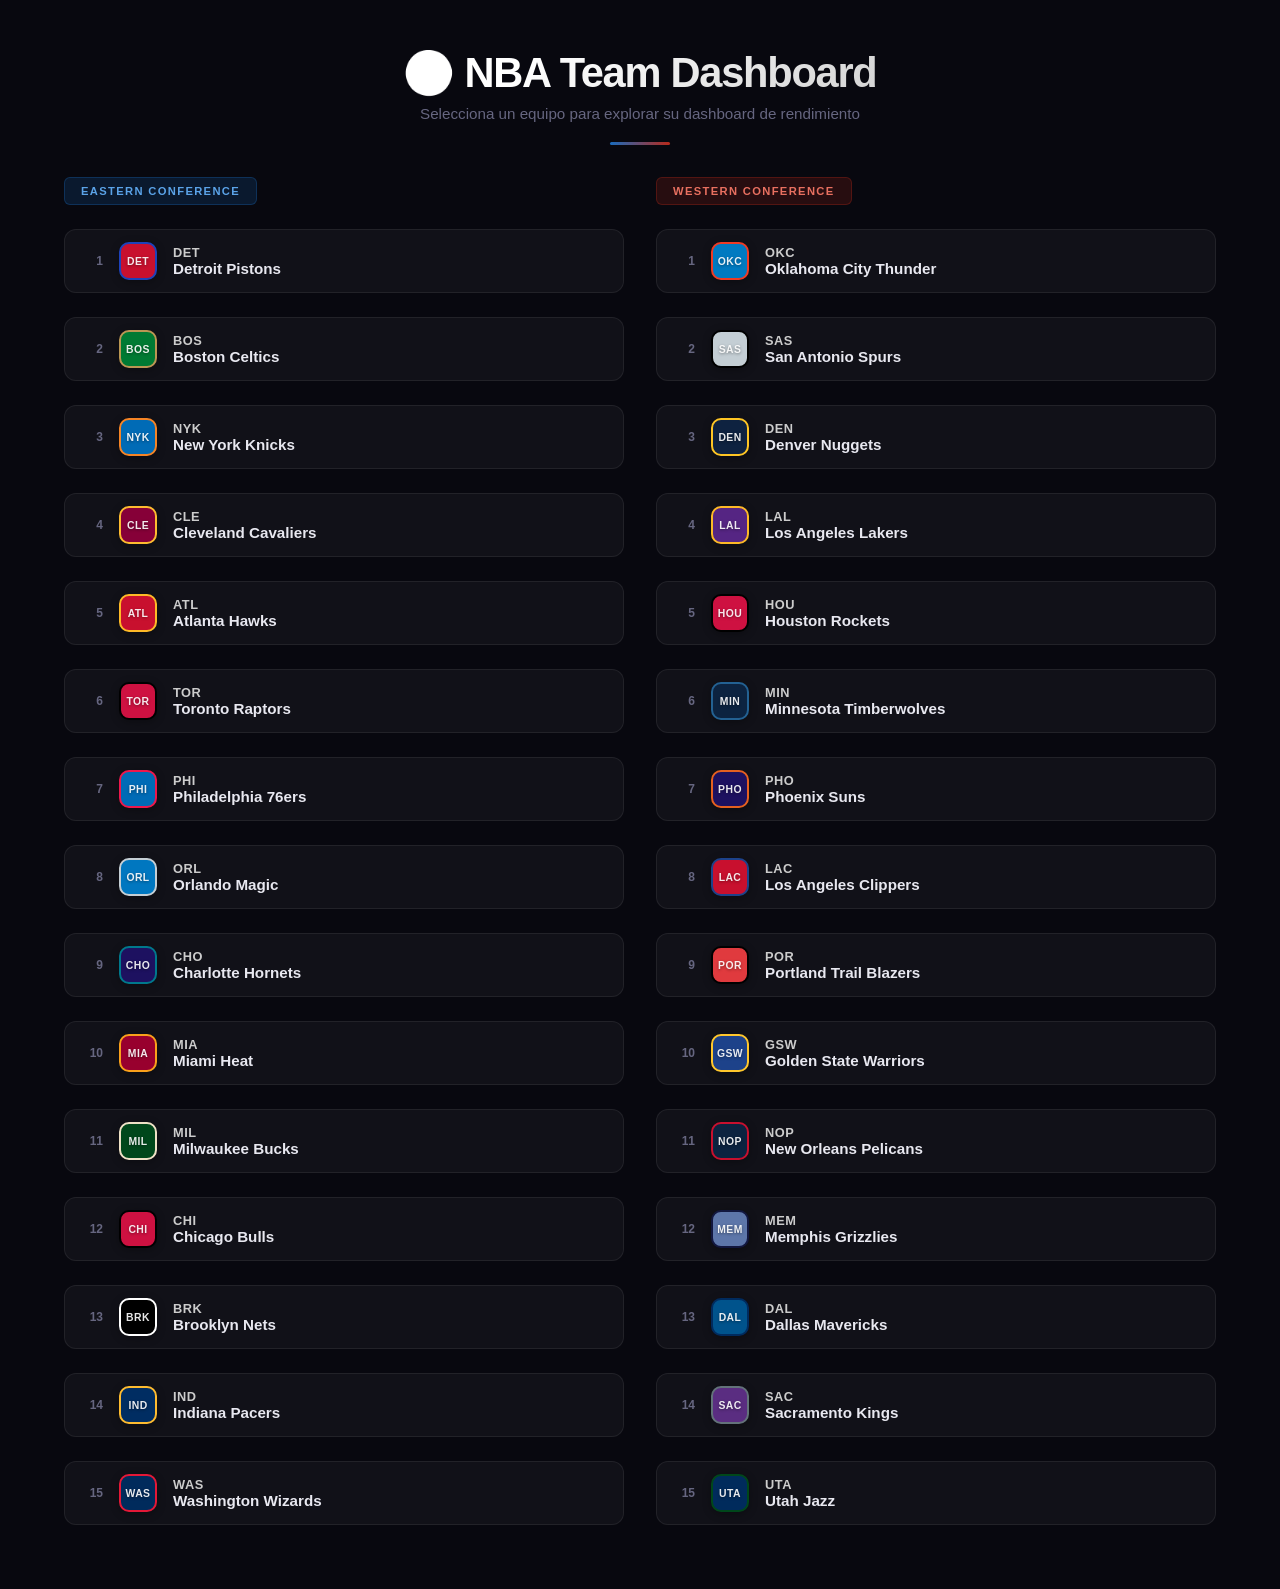
<file: index.html>
<!DOCTYPE html>
<html lang="es">
<head>
  <meta charset="UTF-8">
  <meta name="viewport" content="width=device-width, initial-scale=1.0">
  <title>NBA Team Dashboard</title>
  <style>
    *, *::before, *::after { box-sizing: border-box; margin: 0; padding: 0; }

    :root {
      --bg:        #08080f;
      --bg-card:   #111118;
      --bg-hover:  #1a1a26;
      --border:    rgba(255,255,255,.07);
      --text:      #e8e8f0;
      --muted:     #666680;
      --east:      #1a6bbd;
      --west:      #b8291a;
      --radius:    12px;
    }

    html, body {
      height: 100%;
      background: var(--bg);
      color: var(--text);
      font-family: -apple-system, BlinkMacSystemFont, "Segoe UI", sans-serif;
      -webkit-font-smoothing: antialiased;
    }

    /* ── Header ─────────────────────────────────────────────────── */
    .header {
      text-align: center;
      padding: 3rem 1.5rem 2rem;
      position: relative;
    }
    .header::after {
      content: "";
      display: block;
      width: 60px;
      height: 3px;
      background: linear-gradient(90deg, var(--east), var(--west));
      margin: 1.25rem auto 0;
      border-radius: 2px;
    }
    .header h1 {
      font-size: clamp(1.6rem, 4vw, 2.6rem);
      font-weight: 800;
      letter-spacing: -.03em;
      background: linear-gradient(135deg, #fff 40%, #aaa);
      -webkit-background-clip: text;
      -webkit-text-fill-color: transparent;
      background-clip: text;
    }
    .header p {
      margin-top: .5rem;
      color: var(--muted);
      font-size: .95rem;
    }

    /* ── Layout principal ────────────────────────────────────────── */
    .conferences {
      display: grid;
      grid-template-columns: 1fr 1fr;
      gap: 2rem;
      max-width: 1200px;
      margin: 0 auto;
      padding: 0 1.5rem 4rem;
    }
    @media (max-width: 768px) {
      .conferences { grid-template-columns: 1fr; }
    }

    /* ── Conferencia ─────────────────────────────────────────────── */
    .conference-block { display: flex; flex-direction: column; gap: 1.5rem; }

    .conf-title {
      font-size: .7rem;
      font-weight: 700;
      letter-spacing: .12em;
      text-transform: uppercase;
      padding: .45rem 1rem;
      border-radius: 6px;
      display: inline-flex;
      align-items: center;
      gap: .5rem;
      width: fit-content;
    }
    .conf-title.east { background: rgba(26,107,189,.18); color: #5ba3e8; border: 1px solid rgba(26,107,189,.3); }
    .conf-title.west { background: rgba(184,41,26,.18);  color: #e87060; border: 1px solid rgba(184,41,26,.3); }

    /* ── Rank badge ─────────────────────────────────────────────── */
    .team-rank {
      position: relative;
      z-index: 1;
      font-size: .75rem;
      font-weight: 700;
      color: var(--muted);
      min-width: 22px;
      text-align: right;
      flex-shrink: 0;
    }

    /* ── Team card ───────────────────────────────────────────────── */
    .team-card {
      display: flex;
      align-items: center;
      gap: 1rem;
      padding: .75rem 1rem;
      border-radius: var(--radius);
      border: 1px solid var(--border);
      background: var(--bg-card);
      cursor: pointer;
      text-decoration: none;
      color: inherit;
      transition: transform .15s, border-color .15s, background .15s, box-shadow .15s;
      position: relative;
      overflow: hidden;
    }
    .team-card::before {
      content: "";
      position: absolute;
      inset: 0;
      background: var(--c1, #333);
      opacity: 0;
      transition: opacity .15s;
    }
    .team-card:hover { transform: translateY(-2px); box-shadow: 0 8px 24px rgba(0,0,0,.4); }
    .team-card:hover::before { opacity: .08; }
    .team-card:hover { border-color: var(--c1, #555); }

    /* Color swatch */
    .team-swatch {
      width: 38px;
      height: 38px;
      border-radius: 10px;
      background: var(--c1, #333);
      flex-shrink: 0;
      display: flex;
      align-items: center;
      justify-content: center;
      font-size: .65rem;
      font-weight: 800;
      letter-spacing: .04em;
      color: rgba(255,255,255,.9);
      text-shadow: 0 1px 3px rgba(0,0,0,.4);
      border: 2px solid var(--c2, transparent);
      box-shadow: 0 2px 8px rgba(0,0,0,.3);
      position: relative;
      z-index: 1;
    }

    .team-info { position: relative; z-index: 1; flex: 1; min-width: 0; }
    .team-abbr { font-size: .8rem; font-weight: 700; letter-spacing: .04em; color: #ccc; }
    .team-name { font-size: .95rem; font-weight: 600; white-space: nowrap; overflow: hidden; text-overflow: ellipsis; }

    .team-arrow {
      position: relative;
      z-index: 1;
      font-size: .75rem;
      color: var(--muted);
      opacity: 0;
      transform: translateX(-4px);
      transition: opacity .15s, transform .15s;
    }
    .team-card:hover .team-arrow { opacity: 1; transform: translateX(0); }

    /* Badge "sin datos" */
    .badge-no-data {
      font-size: .6rem;
      font-weight: 600;
      letter-spacing: .06em;
      text-transform: uppercase;
      padding: .15rem .45rem;
      border-radius: 4px;
      background: rgba(255,255,255,.06);
      color: var(--muted);
      position: relative;
      z-index: 1;
    }

    /* ── Footer ──────────────────────────────────────────────────── */
    .footer {
      text-align: center;
      padding: 1.5rem;
      color: var(--muted);
      font-size: .8rem;
      border-top: 1px solid var(--border);
    }
    .footer code {
      background: rgba(255,255,255,.06);
      padding: .15rem .4rem;
      border-radius: 4px;
      font-size: .75rem;
    }
  </style>
</head>
<body>

  <header class="header">
    <h1>🏀 NBA Team Dashboard</h1>
    <p>Selecciona un equipo para explorar su dashboard de rendimiento</p>
  </header>

  <main class="conferences" id="root"></main>

  <script>
    /* ── Datos de los 30 equipos ───────────────────────────────── */
    const CONFERENCES = [
      {
        name: "Eastern Conference",
        cls: "east",
        divisions: [
          {
            name: "Atlantic",
            teams: [
              { abbr: "BOS", name: "Boston Celtics",        c1: "#007A33", c2: "#BA9653" },
              { abbr: "BRK", name: "Brooklyn Nets",          c1: "#000000", c2: "#FFFFFF" },
              { abbr: "NYK", name: "New York Knicks",        c1: "#006BB6", c2: "#F58426" },
              { abbr: "PHI", name: "Philadelphia 76ers",     c1: "#006BB6", c2: "#ED174C" },
              { abbr: "TOR", name: "Toronto Raptors",        c1: "#CE1141", c2: "#000000" },
            ]
          },
          {
            name: "Central",
            teams: [
              { abbr: "CHI", name: "Chicago Bulls",          c1: "#CE1141", c2: "#000000" },
              { abbr: "CLE", name: "Cleveland Cavaliers",    c1: "#860038", c2: "#FDBB30" },
              { abbr: "DET", name: "Detroit Pistons",        c1: "#C8102E", c2: "#1D42BA" },
              { abbr: "IND", name: "Indiana Pacers",         c1: "#002D62", c2: "#FDBB30" },
              { abbr: "MIL", name: "Milwaukee Bucks",        c1: "#00471B", c2: "#EEE1C6" },
            ]
          },
          {
            name: "Southeast",
            teams: [
              { abbr: "ATL", name: "Atlanta Hawks",          c1: "#C8102E", c2: "#FDB927" },
              { abbr: "CHO", name: "Charlotte Hornets",      c1: "#1D1160", c2: "#00788C" },
              { abbr: "MIA", name: "Miami Heat",             c1: "#98002E", c2: "#F9A01B" },
              { abbr: "ORL", name: "Orlando Magic",          c1: "#0077C0", c2: "#C4CED4" },
              { abbr: "WAS", name: "Washington Wizards",     c1: "#002B5C", c2: "#E31837" },
            ]
          },
        ]
      },
      {
        name: "Western Conference",
        cls: "west",
        divisions: [
          {
            name: "Northwest",
            teams: [
              { abbr: "DEN", name: "Denver Nuggets",         c1: "#0E2240", c2: "#FEC524" },
              { abbr: "MIN", name: "Minnesota Timberwolves", c1: "#0C2340", c2: "#236192" },
              { abbr: "OKC", name: "Oklahoma City Thunder",  c1: "#007AC1", c2: "#EF3B24" },
              { abbr: "POR", name: "Portland Trail Blazers", c1: "#E03A3E", c2: "#000000" },
              { abbr: "UTA", name: "Utah Jazz",              c1: "#002B5C", c2: "#00471B" },
            ]
          },
          {
            name: "Pacific",
            teams: [
              { abbr: "GSW", name: "Golden State Warriors",  c1: "#1D428A", c2: "#FFC72C" },
              { abbr: "LAC", name: "Los Angeles Clippers",   c1: "#C8102E", c2: "#1D428A" },
              { abbr: "LAL", name: "Los Angeles Lakers",     c1: "#552583", c2: "#FDB927" },
              { abbr: "PHO", name: "Phoenix Suns",           c1: "#1D1160", c2: "#E56020" },
              { abbr: "SAC", name: "Sacramento Kings",       c1: "#5A2D81", c2: "#63727A" },
            ]
          },
          {
            name: "Southwest",
            teams: [
              { abbr: "DAL", name: "Dallas Mavericks",       c1: "#00538C", c2: "#002B5E" },
              { abbr: "HOU", name: "Houston Rockets",        c1: "#CE1141", c2: "#000000" },
              { abbr: "MEM", name: "Memphis Grizzlies",      c1: "#5D76A9", c2: "#12173F" },
              { abbr: "NOP", name: "New Orleans Pelicans",   c1: "#0C2340", c2: "#C8102E" },
              { abbr: "SAS", name: "San Antonio Spurs",      c1: "#C4CED4", c2: "#000000" },
            ]
          },
        ]
      }
    ];

    /* ── Detectar qué equipos tienen datos ──────────────────────── */
    // Intenta cargar el script de datos de cada equipo para saber si existe.
    // Como JS no puede leer el FS directamente, usamos una lista estática
    // que se actualiza desde Python (o puedes editar TEAMS_WITH_DATA manualmente).
    // Para auto-detección real, el servidor necesita un endpoint.
    const TEAMS_WITH_DATA = window.__TEAMS_WITH_DATA__ || [];  // inyectado por csv_to_data_js.py

    /* ── Render ─────────────────────────────────────────────────── */
    /* ── Posición actual en conferencia (temporada más reciente) ── */
    const CURRENT_STANDINGS = {
      // East
      DET: 1, BOS: 2, NYK: 3, CLE: 4, ATL: 5, TOR: 6,
      PHI: 7, ORL: 8, CHO: 9, MIA: 10, MIL: 11, CHI: 12, BRK: 13, IND: 14, WAS: 15,
      // West
      OKC: 1, SAS: 2, DEN: 3, LAL: 4, HOU: 5, MIN: 6,
      PHO: 7, LAC: 8, POR: 9, GSW: 10, NOP: 11, MEM: 12, DAL: 13, SAC: 14, UTA: 15,
    };

    function cardHTML(team, rank) {
      const href = `dashboard.html?team=${team.abbr}`;
      return `
        <a class="team-card" href="${href}"
           style="--c1:${team.c1};--c2:${team.c2}">
          <div class="team-rank">${rank}</div>
          <div class="team-swatch" style="background:${team.c1};border-color:${team.c2}">
            ${team.abbr}
          </div>
          <div class="team-info">
            <div class="team-abbr">${team.abbr}</div>
            <div class="team-name">${team.name}</div>
          </div>
          <span class="team-arrow">→</span>
        </a>`;
    }

    function render() {
      const root = document.getElementById("root");
      root.innerHTML = CONFERENCES.map(conf => {
        const allTeams = conf.divisions.flatMap(d => d.teams);
        const sorted   = [...allTeams].sort(
          (a, b) => (CURRENT_STANDINGS[a.abbr] || 99) - (CURRENT_STANDINGS[b.abbr] || 99)
        );
        return `
          <div class="conference-block">
            <span class="conf-title ${conf.cls}">${conf.name}</span>
            ${sorted.map(t => cardHTML(t, CURRENT_STANDINGS[t.abbr] || "–")).join("")}
          </div>`;
      }).join("");
    }

    render();
  </script>
</body>
</html>
</file>
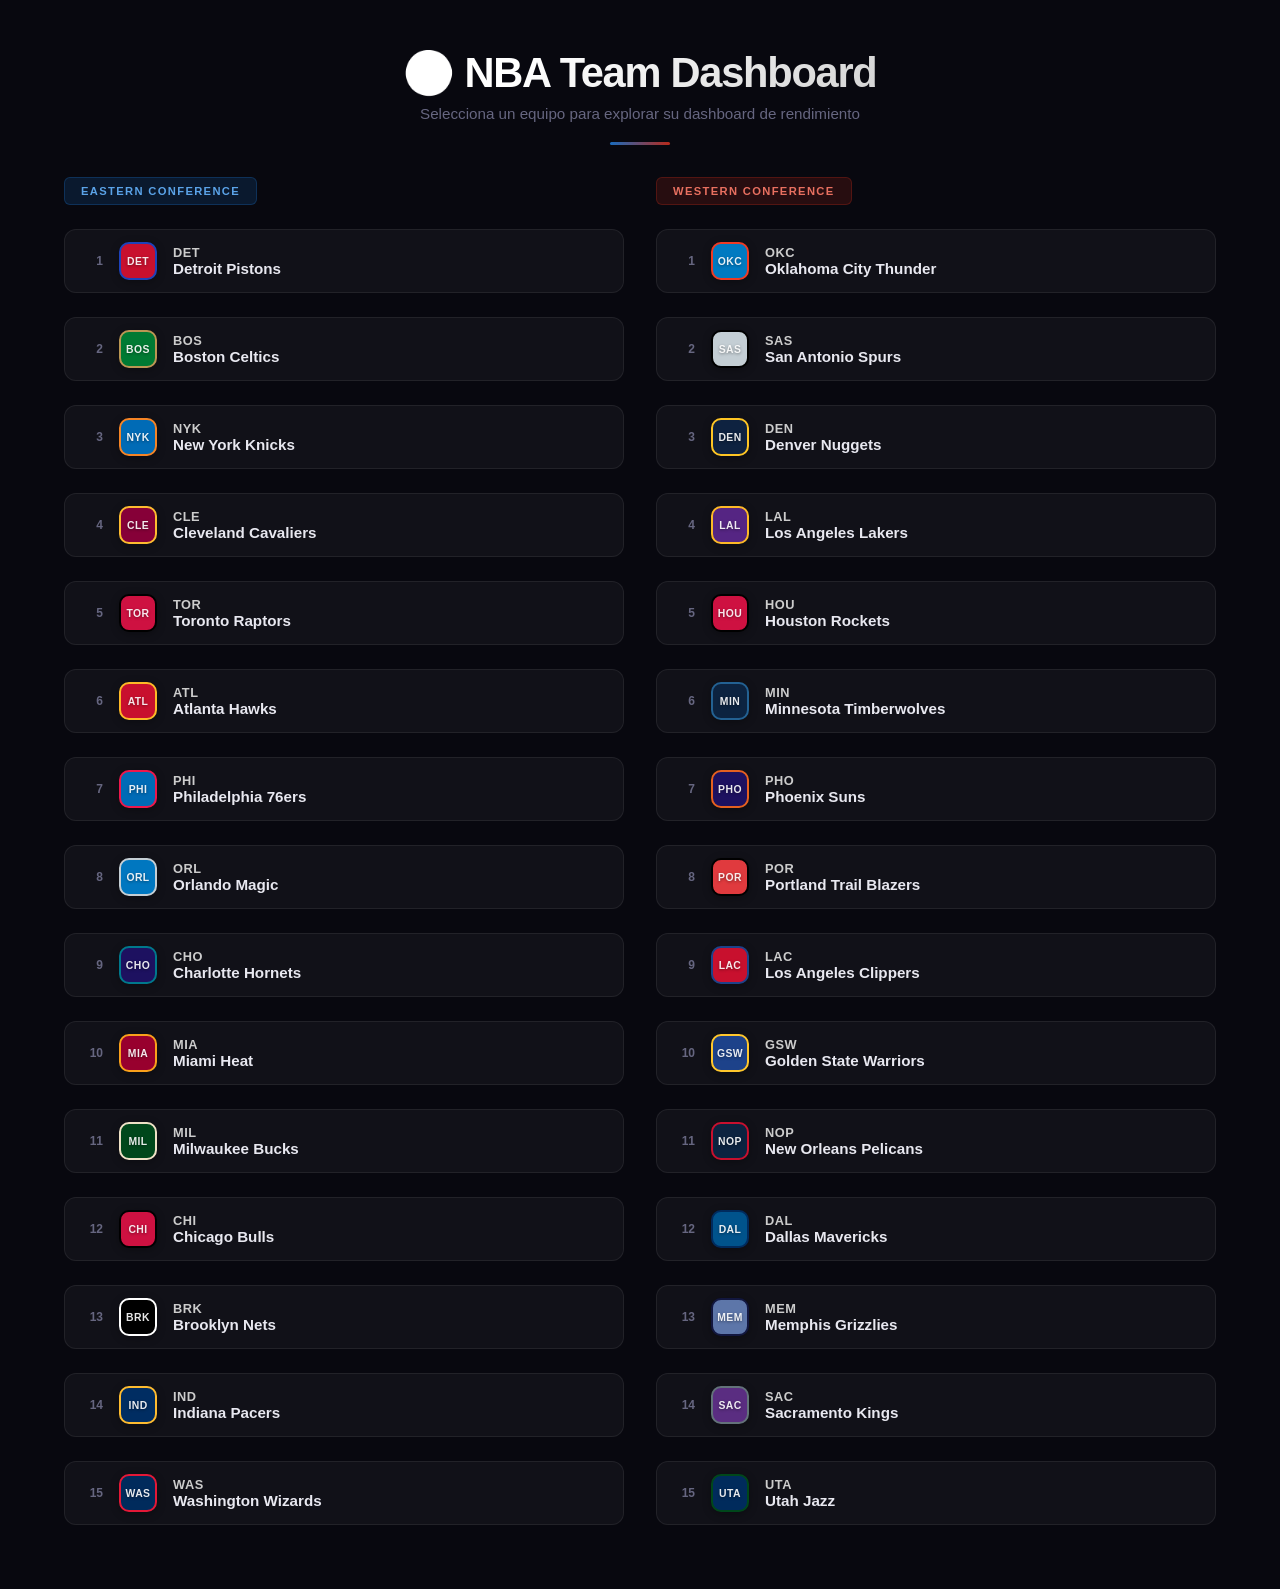
<file: landing.html>
<!DOCTYPE html>
<html lang="es">
<head>
  <meta charset="UTF-8">
  <meta name="viewport" content="width=device-width, initial-scale=1.0">
  <title>NBA Team Dashboard</title>
  <style>
    *, *::before, *::after { box-sizing: border-box; margin: 0; padding: 0; }

    :root {
      --bg:        #08080f;
      --bg-card:   #111118;
      --bg-hover:  #1a1a26;
      --border:    rgba(255,255,255,.07);
      --text:      #e8e8f0;
      --muted:     #666680;
      --east:      #1a6bbd;
      --west:      #b8291a;
      --radius:    12px;
    }

    html, body {
      height: 100%;
      background: var(--bg);
      color: var(--text);
      font-family: -apple-system, BlinkMacSystemFont, "Segoe UI", sans-serif;
      -webkit-font-smoothing: antialiased;
    }

    /* ── Header ─────────────────────────────────────────────────── */
    .header {
      text-align: center;
      padding: 3rem 1.5rem 2rem;
      position: relative;
    }
    .header::after {
      content: "";
      display: block;
      width: 60px;
      height: 3px;
      background: linear-gradient(90deg, var(--east), var(--west));
      margin: 1.25rem auto 0;
      border-radius: 2px;
    }
    .header h1 {
      font-size: clamp(1.6rem, 4vw, 2.6rem);
      font-weight: 800;
      letter-spacing: -.03em;
      background: linear-gradient(135deg, #fff 40%, #aaa);
      -webkit-background-clip: text;
      -webkit-text-fill-color: transparent;
      background-clip: text;
    }
    .header p {
      margin-top: .5rem;
      color: var(--muted);
      font-size: .95rem;
    }

    /* ── Layout principal ────────────────────────────────────────── */
    .conferences {
      display: grid;
      grid-template-columns: 1fr 1fr;
      gap: 2rem;
      max-width: 1200px;
      margin: 0 auto;
      padding: 0 1.5rem 4rem;
    }
    @media (max-width: 768px) {
      .conferences { grid-template-columns: 1fr; }
    }

    /* ── Conferencia ─────────────────────────────────────────────── */
    .conference-block { display: flex; flex-direction: column; gap: 1.5rem; }

    .conf-title {
      font-size: .7rem;
      font-weight: 700;
      letter-spacing: .12em;
      text-transform: uppercase;
      padding: .45rem 1rem;
      border-radius: 6px;
      display: inline-flex;
      align-items: center;
      gap: .5rem;
      width: fit-content;
    }
    .conf-title.east { background: rgba(26,107,189,.18); color: #5ba3e8; border: 1px solid rgba(26,107,189,.3); }
    .conf-title.west { background: rgba(184,41,26,.18);  color: #e87060; border: 1px solid rgba(184,41,26,.3); }

    /* ── Rank badge ─────────────────────────────────────────────── */
    .team-rank {
      position: relative;
      z-index: 1;
      font-size: .75rem;
      font-weight: 700;
      color: var(--muted);
      min-width: 22px;
      text-align: right;
      flex-shrink: 0;
    }

    /* ── Team card ───────────────────────────────────────────────── */
    .team-card {
      display: flex;
      align-items: center;
      gap: 1rem;
      padding: .75rem 1rem;
      border-radius: var(--radius);
      border: 1px solid var(--border);
      background: var(--bg-card);
      cursor: pointer;
      text-decoration: none;
      color: inherit;
      transition: transform .15s, border-color .15s, background .15s, box-shadow .15s;
      position: relative;
      overflow: hidden;
    }
    .team-card::before {
      content: "";
      position: absolute;
      inset: 0;
      background: var(--c1, #333);
      opacity: 0;
      transition: opacity .15s;
    }
    .team-card:hover { transform: translateY(-2px); box-shadow: 0 8px 24px rgba(0,0,0,.4); }
    .team-card:hover::before { opacity: .08; }
    .team-card:hover { border-color: var(--c1, #555); }

    /* Color swatch */
    .team-swatch {
      width: 38px;
      height: 38px;
      border-radius: 10px;
      background: var(--c1, #333);
      flex-shrink: 0;
      display: flex;
      align-items: center;
      justify-content: center;
      font-size: .65rem;
      font-weight: 800;
      letter-spacing: .04em;
      color: rgba(255,255,255,.9);
      text-shadow: 0 1px 3px rgba(0,0,0,.4);
      border: 2px solid var(--c2, transparent);
      box-shadow: 0 2px 8px rgba(0,0,0,.3);
      position: relative;
      z-index: 1;
    }

    .team-info { position: relative; z-index: 1; flex: 1; min-width: 0; }
    .team-abbr { font-size: .8rem; font-weight: 700; letter-spacing: .04em; color: #ccc; }
    .team-name { font-size: .95rem; font-weight: 600; white-space: nowrap; overflow: hidden; text-overflow: ellipsis; }

    .team-arrow {
      position: relative;
      z-index: 1;
      font-size: .75rem;
      color: var(--muted);
      opacity: 0;
      transform: translateX(-4px);
      transition: opacity .15s, transform .15s;
    }
    .team-card:hover .team-arrow { opacity: 1; transform: translateX(0); }

    /* Badge "sin datos" */
    .badge-no-data {
      font-size: .6rem;
      font-weight: 600;
      letter-spacing: .06em;
      text-transform: uppercase;
      padding: .15rem .45rem;
      border-radius: 4px;
      background: rgba(255,255,255,.06);
      color: var(--muted);
      position: relative;
      z-index: 1;
    }

    /* ── Footer ──────────────────────────────────────────────────── */
    .footer {
      text-align: center;
      padding: 1.5rem;
      color: var(--muted);
      font-size: .8rem;
      border-top: 1px solid var(--border);
    }
    .footer code {
      background: rgba(255,255,255,.06);
      padding: .15rem .4rem;
      border-radius: 4px;
      font-size: .75rem;
    }
  </style>
</head>
<body>

  <header class="header">
    <h1>🏀 NBA Team Dashboard</h1>
    <p>Selecciona un equipo para explorar su dashboard de rendimiento</p>
  </header>

  <main class="conferences" id="root"></main>

  <script src="js/data/standings.js" onerror="void 0"></script>

  <script>
    /* ── Datos de los 30 equipos ───────────────────────────────── */
    const CONFERENCES = [
      {
        name: "Eastern Conference",
        cls: "east",
        divisions: [
          {
            name: "Atlantic",
            teams: [
              { abbr: "BOS", name: "Boston Celtics",        c1: "#007A33", c2: "#BA9653" },
              { abbr: "BRK", name: "Brooklyn Nets",          c1: "#000000", c2: "#FFFFFF" },
              { abbr: "NYK", name: "New York Knicks",        c1: "#006BB6", c2: "#F58426" },
              { abbr: "PHI", name: "Philadelphia 76ers",     c1: "#006BB6", c2: "#ED174C" },
              { abbr: "TOR", name: "Toronto Raptors",        c1: "#CE1141", c2: "#000000" },
            ]
          },
          {
            name: "Central",
            teams: [
              { abbr: "CHI", name: "Chicago Bulls",          c1: "#CE1141", c2: "#000000" },
              { abbr: "CLE", name: "Cleveland Cavaliers",    c1: "#860038", c2: "#FDBB30" },
              { abbr: "DET", name: "Detroit Pistons",        c1: "#C8102E", c2: "#1D42BA" },
              { abbr: "IND", name: "Indiana Pacers",         c1: "#002D62", c2: "#FDBB30" },
              { abbr: "MIL", name: "Milwaukee Bucks",        c1: "#00471B", c2: "#EEE1C6" },
            ]
          },
          {
            name: "Southeast",
            teams: [
              { abbr: "ATL", name: "Atlanta Hawks",          c1: "#C8102E", c2: "#FDB927" },
              { abbr: "CHO", name: "Charlotte Hornets",      c1: "#1D1160", c2: "#00788C" },
              { abbr: "MIA", name: "Miami Heat",             c1: "#98002E", c2: "#F9A01B" },
              { abbr: "ORL", name: "Orlando Magic",          c1: "#0077C0", c2: "#C4CED4" },
              { abbr: "WAS", name: "Washington Wizards",     c1: "#002B5C", c2: "#E31837" },
            ]
          },
        ]
      },
      {
        name: "Western Conference",
        cls: "west",
        divisions: [
          {
            name: "Northwest",
            teams: [
              { abbr: "DEN", name: "Denver Nuggets",         c1: "#0E2240", c2: "#FEC524" },
              { abbr: "MIN", name: "Minnesota Timberwolves", c1: "#0C2340", c2: "#236192" },
              { abbr: "OKC", name: "Oklahoma City Thunder",  c1: "#007AC1", c2: "#EF3B24" },
              { abbr: "POR", name: "Portland Trail Blazers", c1: "#E03A3E", c2: "#000000" },
              { abbr: "UTA", name: "Utah Jazz",              c1: "#002B5C", c2: "#00471B" },
            ]
          },
          {
            name: "Pacific",
            teams: [
              { abbr: "GSW", name: "Golden State Warriors",  c1: "#1D428A", c2: "#FFC72C" },
              { abbr: "LAC", name: "Los Angeles Clippers",   c1: "#C8102E", c2: "#1D428A" },
              { abbr: "LAL", name: "Los Angeles Lakers",     c1: "#552583", c2: "#FDB927" },
              { abbr: "PHO", name: "Phoenix Suns",           c1: "#1D1160", c2: "#E56020" },
              { abbr: "SAC", name: "Sacramento Kings",       c1: "#5A2D81", c2: "#63727A" },
            ]
          },
          {
            name: "Southwest",
            teams: [
              { abbr: "DAL", name: "Dallas Mavericks",       c1: "#00538C", c2: "#002B5E" },
              { abbr: "HOU", name: "Houston Rockets",        c1: "#CE1141", c2: "#000000" },
              { abbr: "MEM", name: "Memphis Grizzlies",      c1: "#5D76A9", c2: "#12173F" },
              { abbr: "NOP", name: "New Orleans Pelicans",   c1: "#0C2340", c2: "#C8102E" },
              { abbr: "SAS", name: "San Antonio Spurs",      c1: "#C4CED4", c2: "#000000" },
            ]
          },
        ]
      }
    ];

    /* ── Detectar qué equipos tienen datos ──────────────────────── */
    // Intenta cargar el script de datos de cada equipo para saber si existe.
    // Como JS no puede leer el FS directamente, usamos una lista estática
    // que se actualiza desde Python (o puedes editar TEAMS_WITH_DATA manualmente).
    // Para auto-detección real, el servidor necesita un endpoint.
    const TEAMS_WITH_DATA = window.__TEAMS_WITH_DATA__ || [];  // inyectado por csv_to_data_js.py

    /* ── Posición actual en conferencia (generado por csv_to_data_js.py) ── */
    const CURRENT_STANDINGS = window.__CURRENT_STANDINGS__ || {};

    /* ── Render ─────────────────────────────────────────────────── */
    function cardHTML(team, rank) {
      const href = `index.html?team=${team.abbr}`;
      return `
        <a class="team-card" href="${href}"
           style="--c1:${team.c1};--c2:${team.c2}">
          <div class="team-rank">${rank}</div>
          <div class="team-swatch" style="background:${team.c1};border-color:${team.c2}">
            ${team.abbr}
          </div>
          <div class="team-info">
            <div class="team-abbr">${team.abbr}</div>
            <div class="team-name">${team.name}</div>
          </div>
          <span class="team-arrow">→</span>
        </a>`;
    }

    function render() {
      const root = document.getElementById("root");
      root.innerHTML = CONFERENCES.map(conf => {
        const allTeams = conf.divisions.flatMap(d => d.teams);
        const sorted   = [...allTeams].sort(
          (a, b) => (CURRENT_STANDINGS[a.abbr] || 99) - (CURRENT_STANDINGS[b.abbr] || 99)
        );
        return `
          <div class="conference-block">
            <span class="conf-title ${conf.cls}">${conf.name}</span>
            ${sorted.map(t => cardHTML(t, CURRENT_STANDINGS[t.abbr] || "–")).join("")}
          </div>`;
      }).join("");
    }

    render();
  </script>
</body>
</html>
</file>
